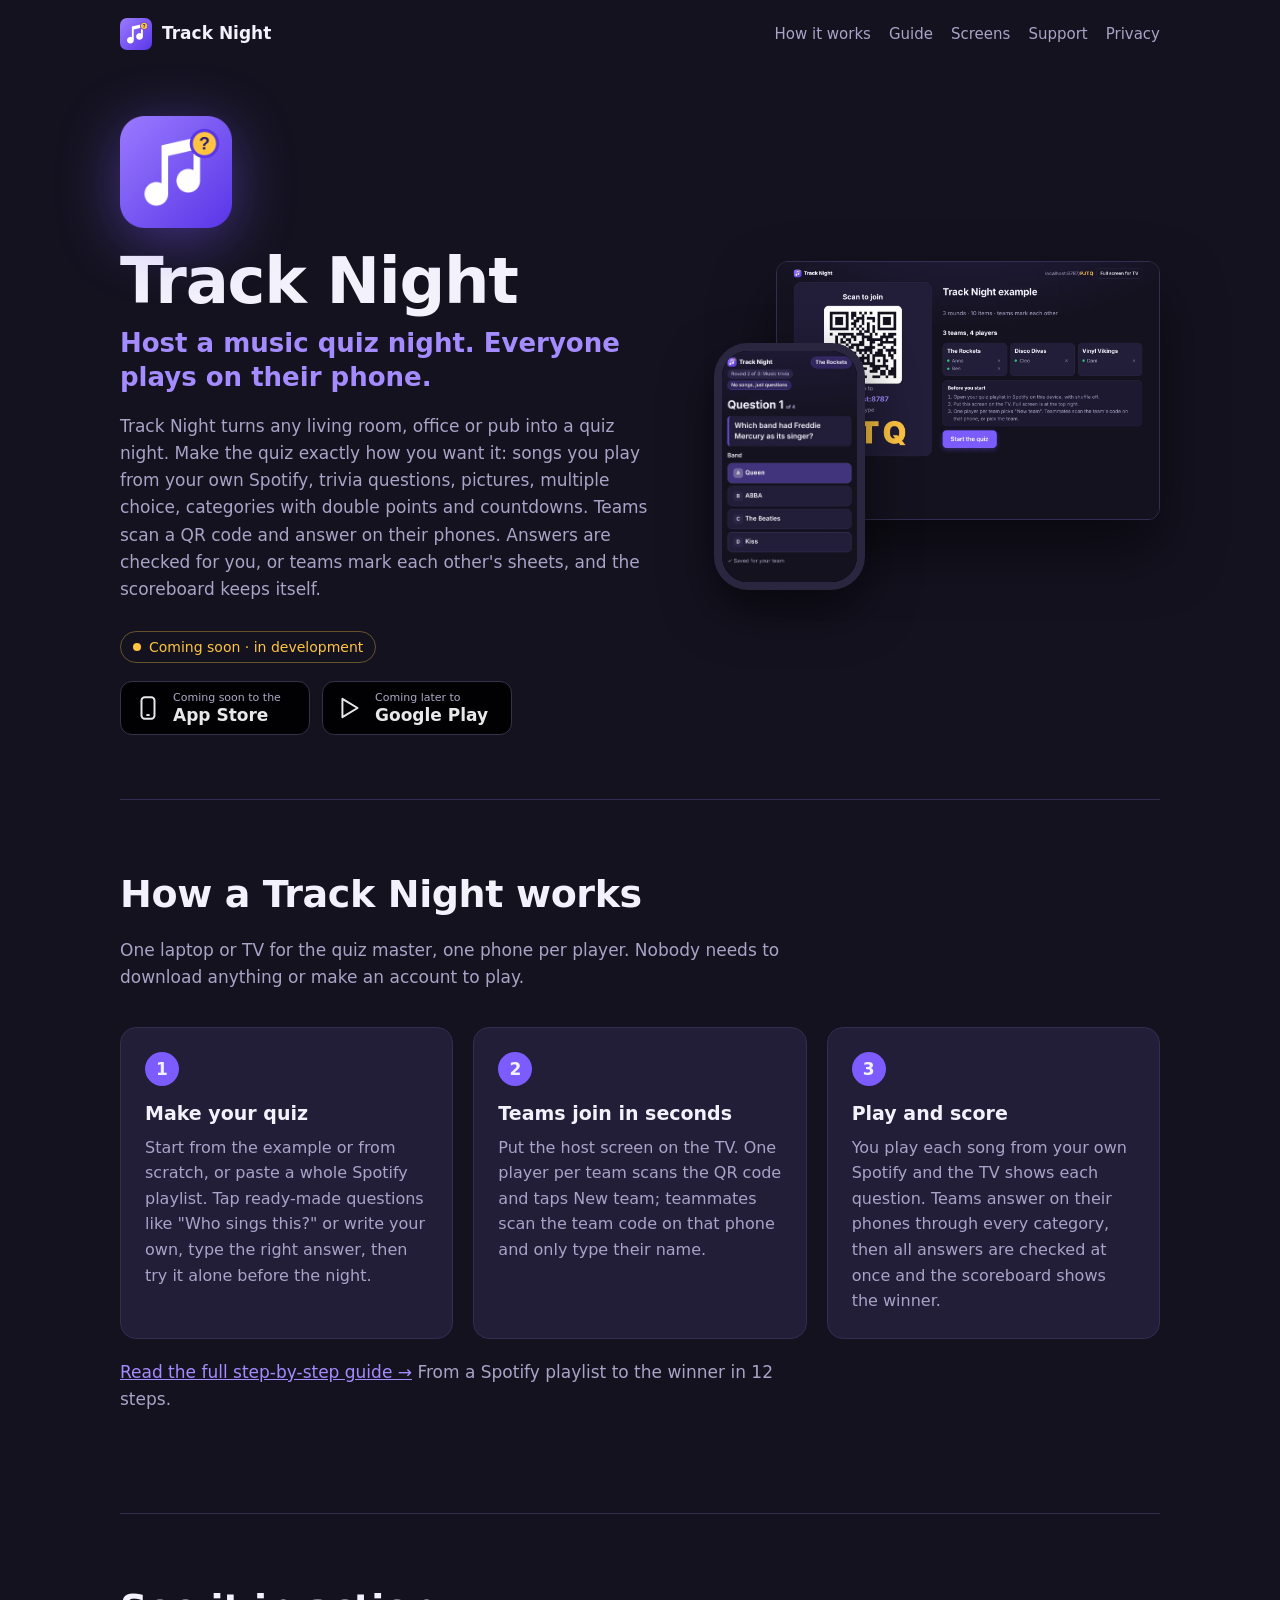
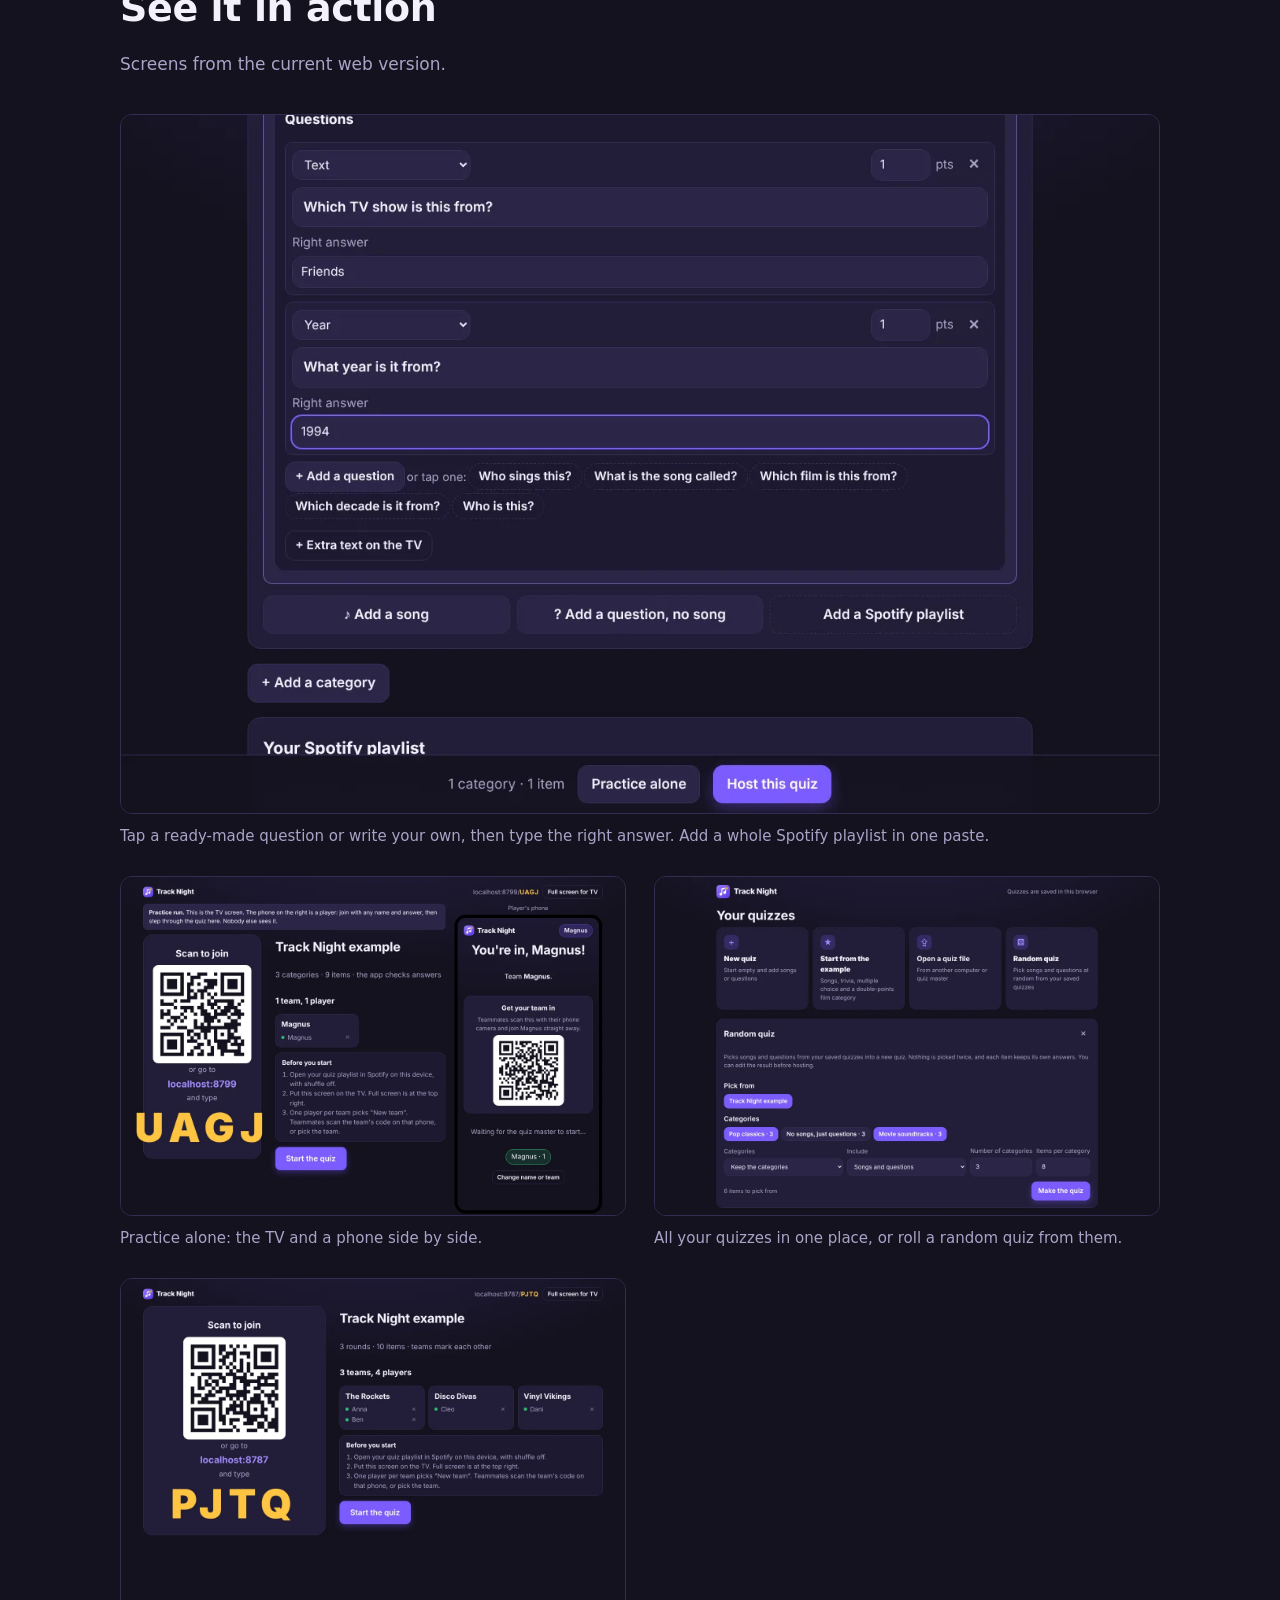
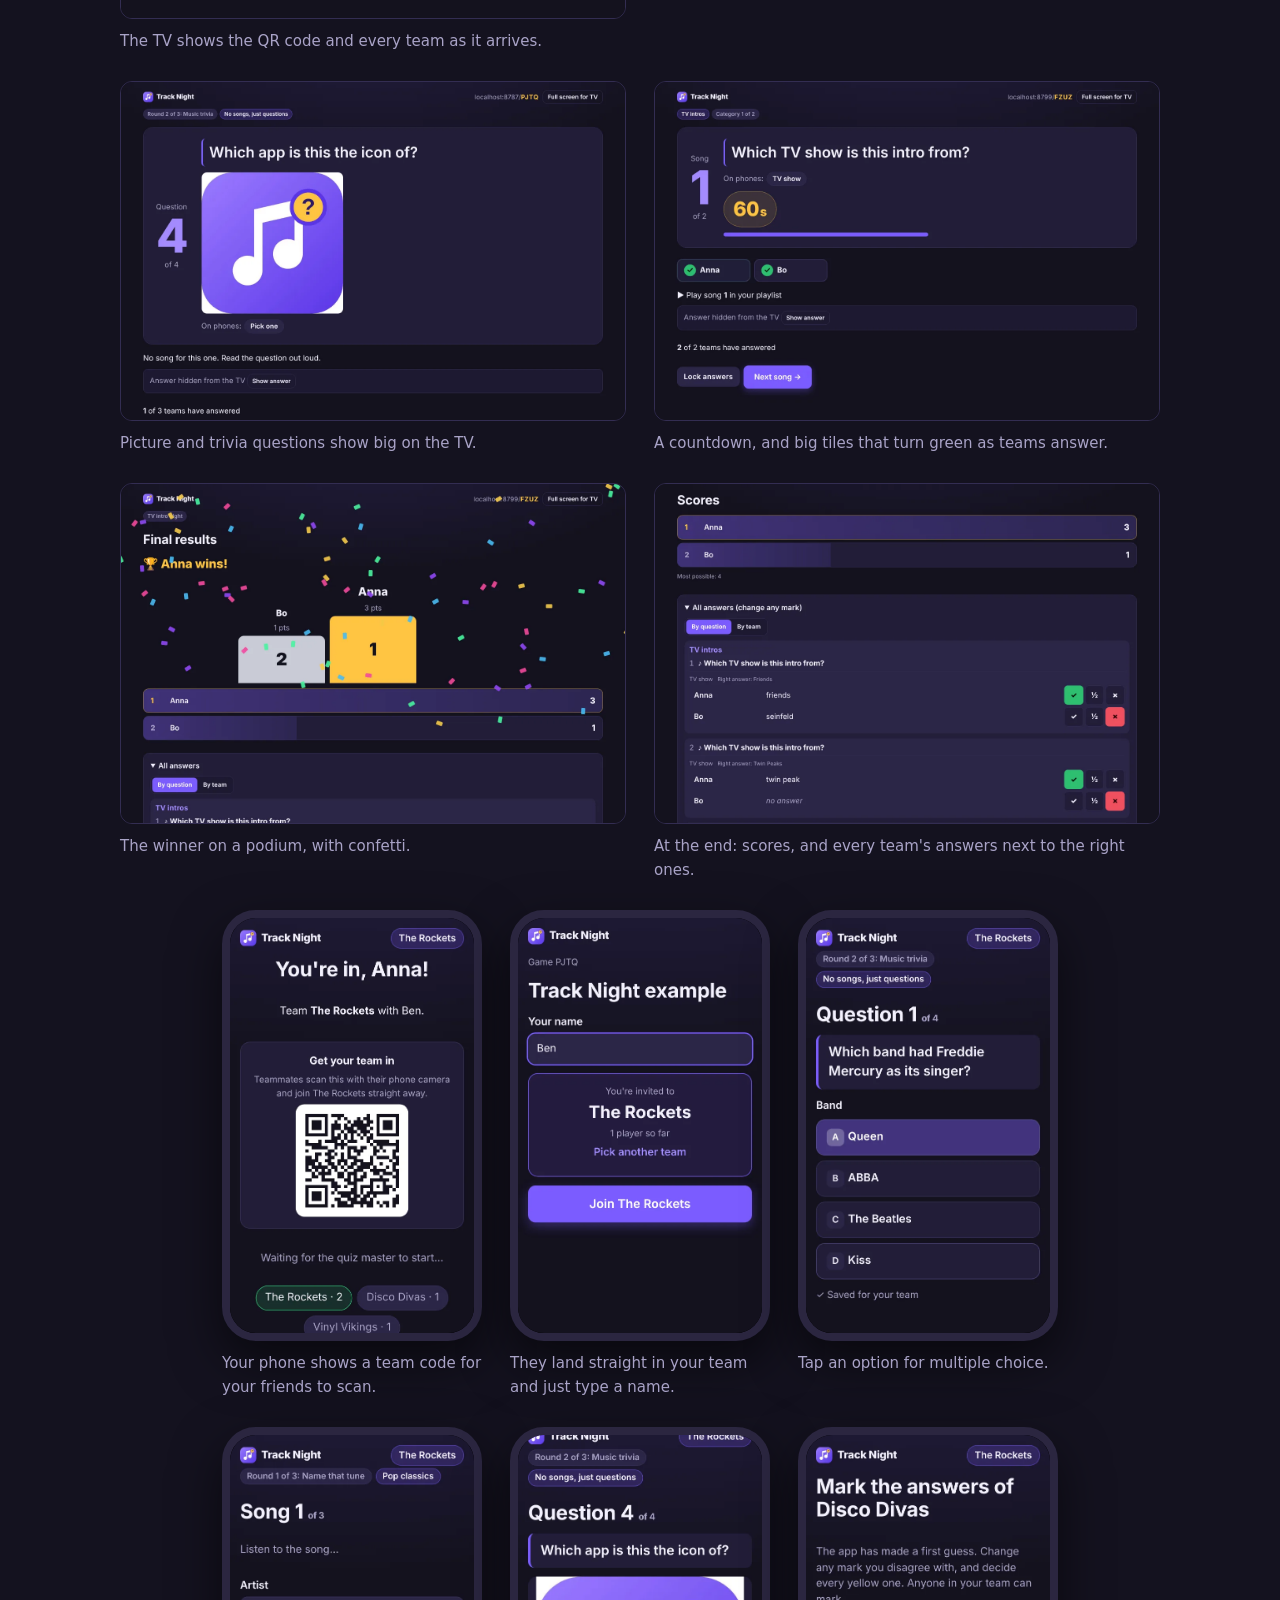
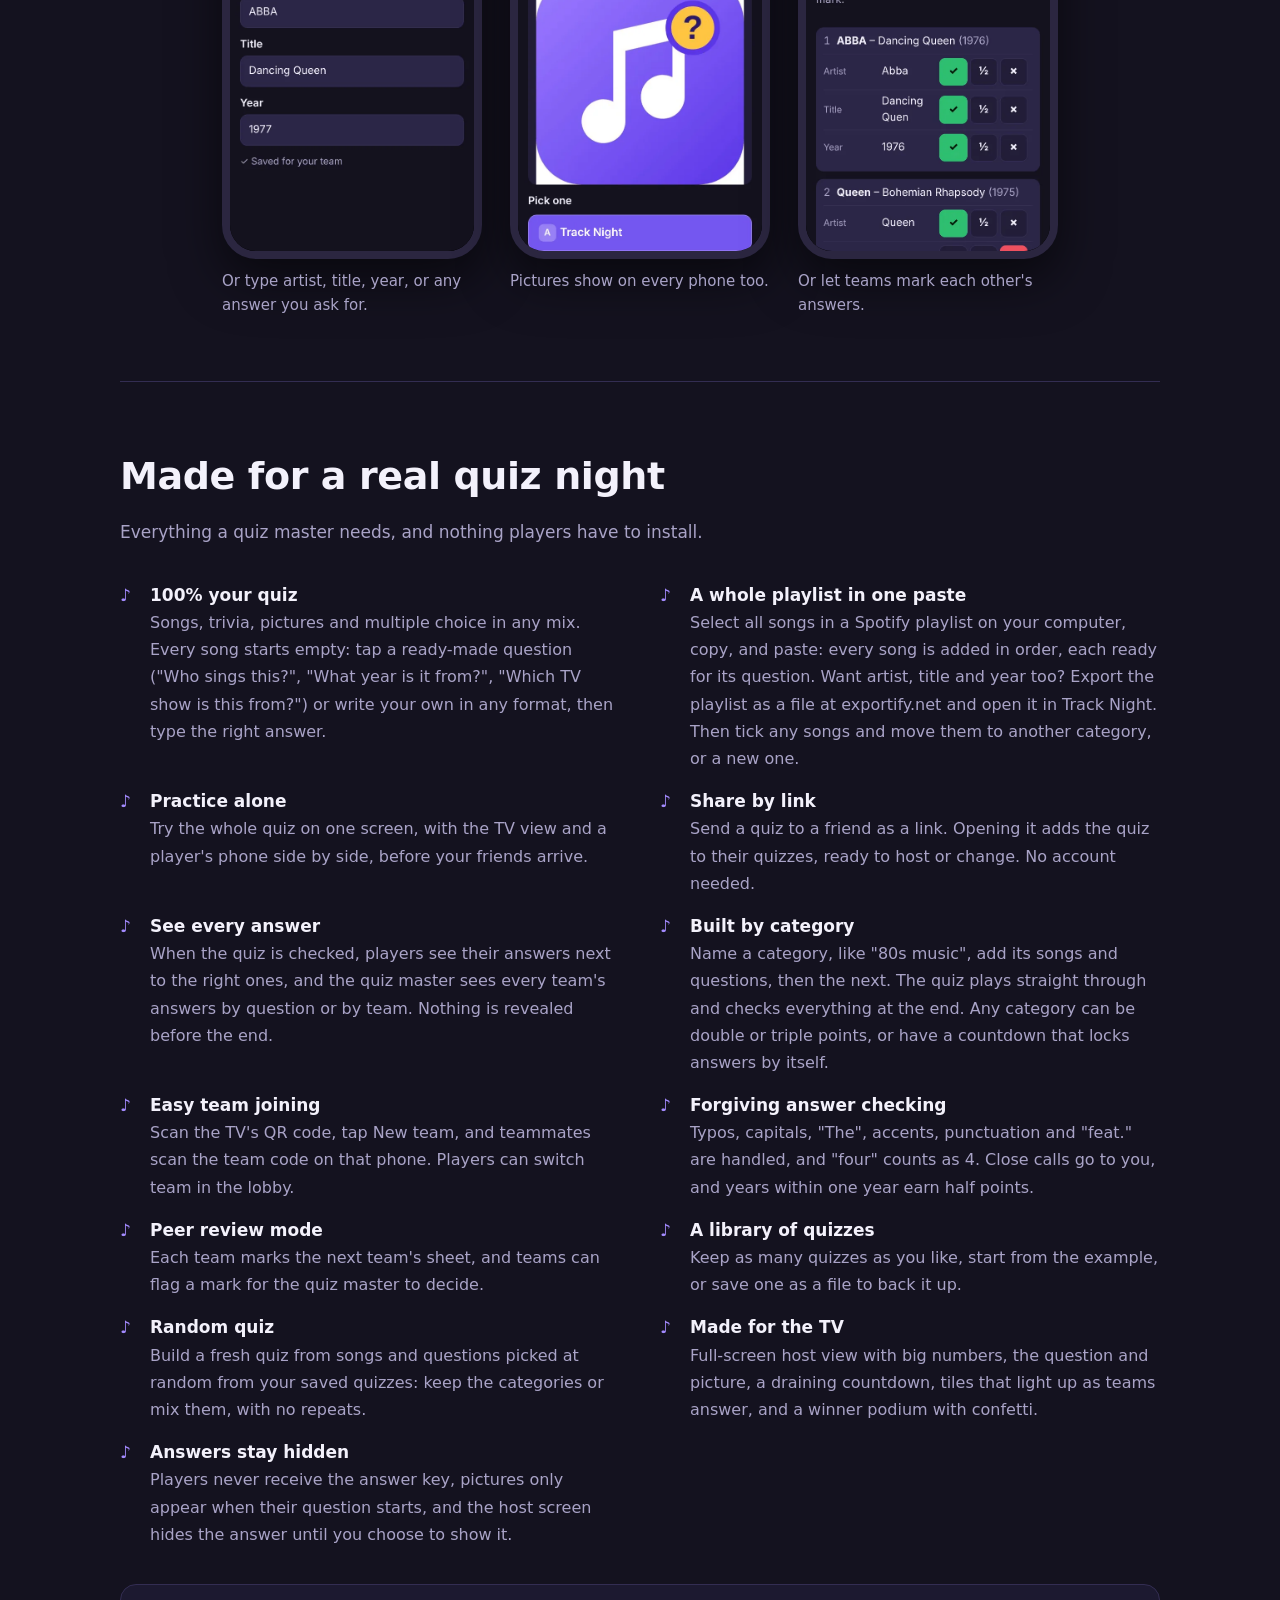
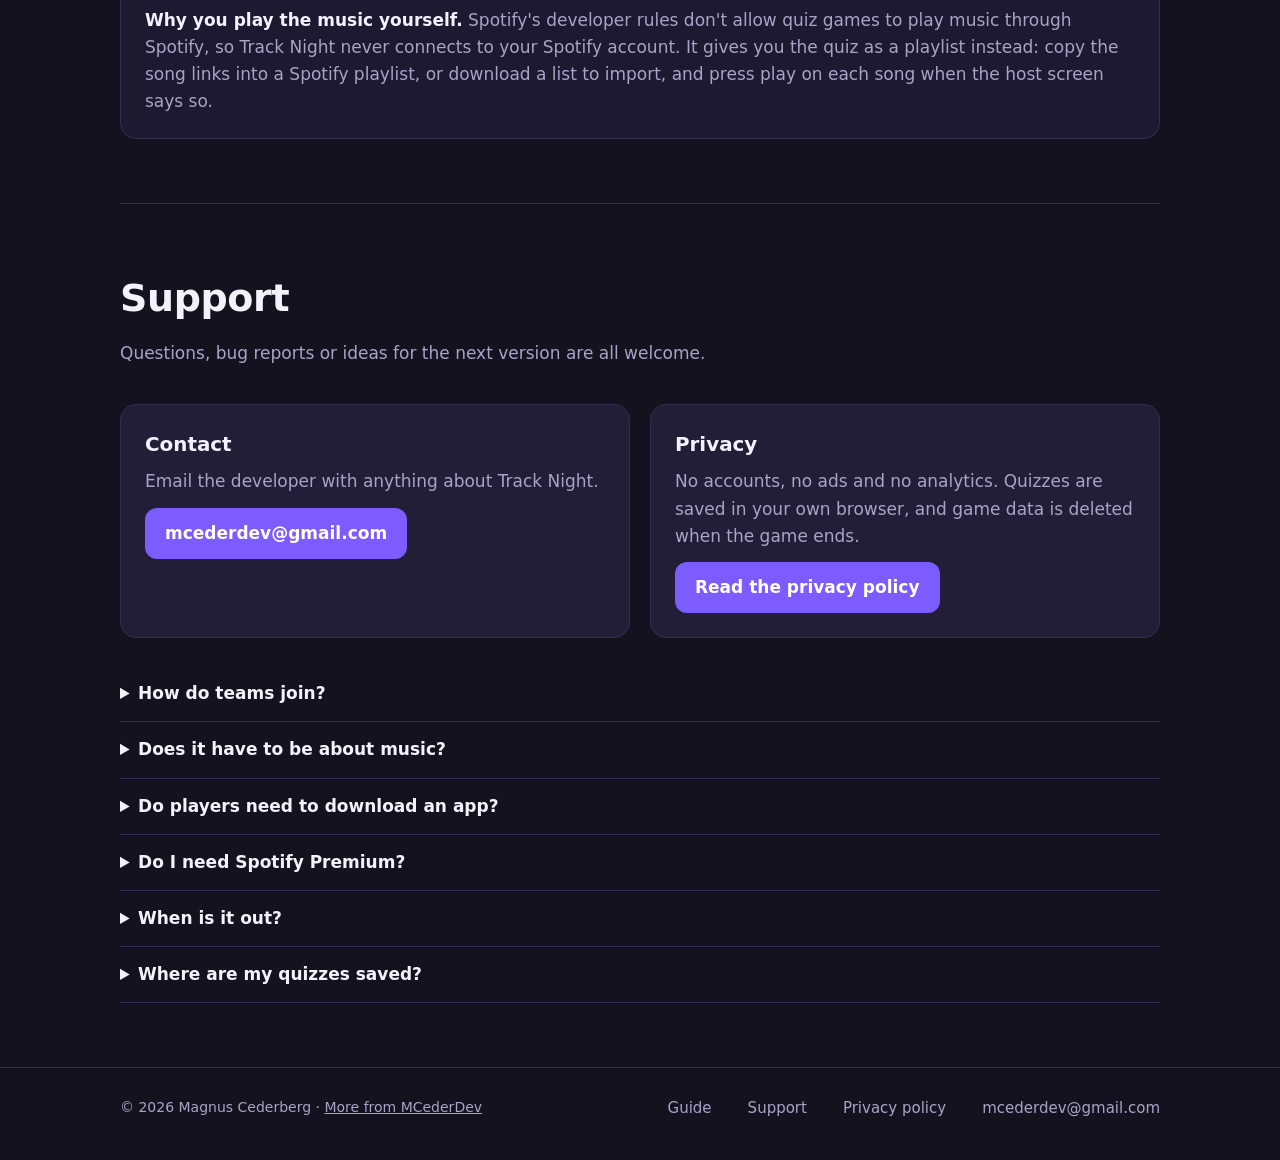
<file: index.html>
<!doctype html>
<html lang="en">
<head>
<meta charset="utf-8">
<meta name="viewport" content="width=device-width, initial-scale=1">
<title>Track Night: the music quiz everyone plays on their phone</title>
<meta name="description" content="Track Night turns any room into a quiz night. Build any quiz: songs from your own Spotify, trivia, pictures and multiple choice. Teams join by scanning a QR code and answer on their phones. No download or sign-up for players.">
<meta name="theme-color" content="#14121f">
<link rel="canonical" href="https://mcederdev.github.io/music-quiz/">
<link rel="icon" href="icon.svg" type="image/svg+xml">
<link rel="icon" href="favicon-32.png" sizes="32x32" type="image/png">
<link rel="apple-touch-icon" href="apple-touch-icon.png">
<meta property="og:type" content="website">
<meta property="og:site_name" content="MCederDev">
<meta property="og:title" content="Track Night: host a music quiz, everyone plays on their phone">
<meta property="og:description" content="Build any quiz: songs from your own Spotify, trivia, pictures and multiple choice. Teams scan a QR code and answer on their phones. No download for players.">
<meta property="og:url" content="https://mcederdev.github.io/music-quiz/">
<meta property="og:image" content="https://mcederdev.github.io/music-quiz/og-image.png">
<meta property="og:image:width" content="1200">
<meta property="og:image:height" content="630">
<meta property="og:image:alt" content="Track Night app icon next to the TV lobby screen and a phone answering a multiple-choice question">
<meta name="twitter:card" content="summary_large_image">
<meta name="twitter:title" content="Track Night: host a music quiz, everyone plays on their phone">
<meta name="twitter:description" content="Build any quiz: songs from your own Spotify, trivia, pictures and multiple choice. Teams scan a QR code and answer on their phones. No download for players.">
<meta name="twitter:image" content="https://mcederdev.github.io/music-quiz/og-image.png">
<meta name="twitter:image:alt" content="Track Night app icon next to the TV lobby screen and a phone answering a multiple-choice question">
<link rel="stylesheet" href="style.css">
</head>
<body>
<div class="wrap">
  <header class="top">
    <a class="brand" href="./"><img src="icon.svg" alt="" width="32" height="32">Track Night</a>
    <nav><a class="opt" href="#how">How it works</a><a href="guide.html">Guide</a><a class="opt" href="#screens">Screens</a><a href="#support">Support</a><a href="privacy.html">Privacy</a></nav>
  </header>

  <main>
    <div class="hero">
      <div>
        <img class="icon" src="icon-512.png" alt="Track Night app icon" width="112" height="112">
        <h1>Track Night</h1>
        <p class="tagline">Host a music quiz night. Everyone plays on their phone.</p>
        <p class="lead">Track Night turns any living room, office or pub into a quiz night. Make the quiz exactly how you want it: songs you play from your own Spotify, trivia questions, pictures, multiple choice, categories with double points and countdowns. Teams scan a QR code and answer on their phones. Answers are checked for you, or teams mark each other's sheets, and the scoreboard keeps itself.</p>
        <div class="status">Coming soon · in development</div>
        <div class="stores" aria-label="Store links">
          <span class="store" role="link" aria-disabled="true" title="Not released yet">
            <svg viewBox="0 0 24 24" fill="none" stroke="#fff" stroke-width="1.8" aria-hidden="true"><rect x="6" y="2" width="12" height="20" rx="3"/><path d="M10.5 18.5h3"/></svg>
            <span><small>Coming soon to the</small><b>App Store</b></span>
          </span>
          <span class="store" role="link" aria-disabled="true" title="Not released yet">
            <svg viewBox="0 0 24 24" aria-hidden="true"><path d="M5 3.5v17l14-8.5z" fill="none" stroke="#fff" stroke-width="1.8" stroke-linejoin="round"/></svg>
            <span><small>Coming later to</small><b>Google Play</b></span>
          </span>
        </div>
      </div>
      <div class="hero-shots" aria-hidden="true">
        <img class="desk" src="img/lobby.webp" alt="" width="1280" height="860">
        <div class="phone"><img src="img/player-choice.webp" alt="" width="585" height="996"></div>
      </div>
    </div>

    <section id="how">
      <h2>How a Track Night works</h2>
      <p class="sub">One laptop or TV for the quiz master, one phone per player. Nobody needs to download anything or make an account to play.</p>
      <ol class="steps">
        <li><span class="n">1</span><h3>Make your quiz</h3><p>Start from the example or from scratch, or paste a whole Spotify playlist. Tap ready-made questions like "Who sings this?" or write your own, type the right answer, then try it alone before the night.</p></li>
        <li><span class="n">2</span><h3>Teams join in seconds</h3><p>Put the host screen on the TV. One player per team scans the QR code and taps New team; teammates scan the team code on that phone and only type their name.</p></li>
        <li><span class="n">3</span><h3>Play and score</h3><p>You play each song from your own Spotify and the TV shows each question. Teams answer on their phones through every category, then all answers are checked at once and the scoreboard shows the winner.</p></li>
      </ol>
      <p class="sub" style="margin-top:20px"><a href="guide.html">Read the full step-by-step guide →</a> From a Spotify playlist to the winner in 12 steps.</p>
    </section>

    <section id="screens">
      <h2>See it in action</h2>
      <p class="sub">Screens from the current web version.</p>
      <div class="shots">
        <figure class="shot"><img src="img/builder.webp" alt="Quiz editor with two questions on a song, Which TV show is this from? answered Friends and What year is it from? answered 1994, and a row of ready-made questions to tap" width="1280" height="860" loading="lazy"><figcaption>Tap a ready-made question or write your own, then type the right answer. Add a whole Spotify playlist in one paste.</figcaption></figure>
        <div class="row">
          <figure class="shot"><img src="img/practice.webp" alt="Practice run: the TV screen with the join code next to a player's phone showing You're in, Magnus" width="1280" height="860" loading="lazy"><figcaption>Practice alone: the TV and a phone side by side.</figcaption></figure>
          <figure class="shot"><img src="img/quizzes.webp" alt="Your quizzes page with buttons for a new quiz, the example quiz, opening a quiz file and a random quiz, and the Random quiz panel with categories and counts" width="1280" height="860" loading="lazy"><figcaption>All your quizzes in one place, or roll a random quiz from them.</figcaption></figure>
          <figure class="shot"><img src="img/lobby.webp" alt="TV lobby with a big QR code, the join code and three teams with their players" width="1280" height="860" loading="lazy"><figcaption>The TV shows the QR code and every team as it arrives.</figcaption></figure>
        </div>
        <div class="row">
          <figure class="shot"><img src="img/host-picture.webp" alt="TV screen showing question 4, a picture question asking which app this is the icon of" width="1280" height="860" loading="lazy"><figcaption>Picture and trivia questions show big on the TV.</figcaption></figure>
          <figure class="shot"><img src="img/answered.webp" alt="TV screen with the question Which TV show is this intro from?, a 60 second countdown with a draining bar, and green tiles for the teams that have answered" width="1280" height="860" loading="lazy"><figcaption>A countdown, and big tiles that turn green as teams answer.</figcaption></figure>
        </div>
        <div class="row">
          <figure class="shot"><img src="img/podium.webp" alt="Final results with Anna winning on a podium with confetti, and the scoreboard below" width="1280" height="860" loading="lazy"><figcaption>The winner on a podium, with confetti.</figcaption></figure>
          <figure class="shot"><img src="img/results.webp" alt="Scores at the end of the quiz, and every team's answers listed under each question by category, next to the right answer, with buttons to change a mark" width="1280" height="860" loading="lazy"><figcaption>At the end: scores, and every team's answers next to the right ones.</figcaption></figure>
        </div>
        <div class="phones">
          <figure class="shot"><div class="phone"><img src="img/player-team.webp" alt="Phone showing You're in, Anna, with a QR code teammates scan to join The Rockets" width="585" height="996" loading="lazy"></div><figcaption>Your phone shows a team code for your friends to scan.</figcaption></figure>
          <figure class="shot"><div class="phone"><img src="img/player-invited.webp" alt="Phone showing You're invited to The Rockets with a Join The Rockets button" width="585" height="996" loading="lazy"></div><figcaption>They land straight in your team and just type a name.</figcaption></figure>
          <figure class="shot"><div class="phone"><img src="img/player-choice.webp" alt="Phone answering a multiple-choice question with Queen picked" width="585" height="996" loading="lazy"></div><figcaption>Tap an option for multiple choice.</figcaption></figure>
          <figure class="shot"><div class="phone"><img src="img/player-answer.webp" alt="Phone answering artist ABBA, title Dancing Queen and year 1977 for song 1" width="585" height="996" loading="lazy"></div><figcaption>Or type artist, title, year, or any answer you ask for.</figcaption></figure>
          <figure class="shot"><div class="phone"><img src="img/player-picture.webp" alt="Phone showing a picture question with four options" width="585" height="996" loading="lazy"></div><figcaption>Pictures show on every phone too.</figcaption></figure>
          <figure class="shot"><div class="phone"><img src="img/player-review.webp" alt="Phone where a team marks another team's answers right, half or wrong" width="585" height="996" loading="lazy"></div><figcaption>Or let teams mark each other's answers.</figcaption></figure>
        </div>
      </div>
    </section>

    <section id="features">
      <h2>Made for a real quiz night</h2>
      <p class="sub">Everything a quiz master needs, and nothing players have to install.</p>
      <ul class="features">
        <li><b>100% your quiz</b><span>Songs, trivia, pictures and multiple choice in any mix. Every song starts empty: tap a ready-made question ("Who sings this?", "What year is it from?", "Which TV show is this from?") or write your own in any format, then type the right answer.</span></li>
        <li><b>A whole playlist in one paste</b><span>Select all songs in a Spotify playlist on your computer, copy, and paste: every song is added in order, each ready for its question. Want artist, title and year too? Export the playlist as a file at exportify.net and open it in Track Night. Then tick any songs and move them to another category, or a new one.</span></li>
        <li><b>Practice alone</b><span>Try the whole quiz on one screen, with the TV view and a player's phone side by side, before your friends arrive.</span></li>
        <li><b>Share by link</b><span>Send a quiz to a friend as a link. Opening it adds the quiz to their quizzes, ready to host or change. No account needed.</span></li>
        <li><b>See every answer</b><span>When the quiz is checked, players see their answers next to the right ones, and the quiz master sees every team's answers by question or by team. Nothing is revealed before the end.</span></li>
        <li><b>Built by category</b><span>Name a category, like "80s music", add its songs and questions, then the next. The quiz plays straight through and checks everything at the end. Any category can be double or triple points, or have a countdown that locks answers by itself.</span></li>
        <li><b>Easy team joining</b><span>Scan the TV's QR code, tap New team, and teammates scan the team code on that phone. Players can switch team in the lobby.</span></li>
        <li><b>Forgiving answer checking</b><span>Typos, capitals, "The", accents, punctuation and "feat." are handled, and "four" counts as 4. Close calls go to you, and years within one year earn half points.</span></li>
        <li><b>Peer review mode</b><span>Each team marks the next team's sheet, and teams can flag a mark for the quiz master to decide.</span></li>
        <li><b>A library of quizzes</b><span>Keep as many quizzes as you like, start from the example, or save one as a file to back it up.</span></li>
        <li><b>Random quiz</b><span>Build a fresh quiz from songs and questions picked at random from your saved quizzes: keep the categories or mix them, with no repeats.</span></li>
        <li><b>Made for the TV</b><span>Full-screen host view with big numbers, the question and picture, a draining countdown, tiles that light up as teams answer, and a winner podium with confetti.</span></li>
        <li><b>Answers stay hidden</b><span>Players never receive the answer key, pictures only appear when their question starts, and the host screen hides the answer until you choose to show it.</span></li>
      </ul>
      <div class="note"><b>Why you play the music yourself.</b> Spotify's developer rules don't allow quiz games to play music through Spotify, so Track Night never connects to your Spotify account. It gives you the quiz as a playlist instead: copy the song links into a Spotify playlist, or download a list to import, and press play on each song when the host screen says so.</div>
    </section>

    <section id="support">
      <h2>Support</h2>
      <p class="sub">Questions, bug reports or ideas for the next version are all welcome.</p>
      <div class="support">
        <div class="card">
          <h3>Contact</h3>
          <p>Email the developer with anything about Track Night.</p>
          <a class="btn" href="mailto:mcederdev@gmail.com?subject=Track%20Night%20support">mcederdev@gmail.com</a>
        </div>
        <div class="card">
          <h3>Privacy</h3>
          <p>No accounts, no ads and no analytics. Quizzes are saved in your own browser, and game data is deleted when the game ends.</p>
          <a class="btn" href="privacy.html">Read the privacy policy</a>
        </div>
      </div>
      <div style="margin-top:28px">
        <details><summary>How do teams join?</summary><p>Everyone scans the QR code on the TV, or types the 4-letter code at the website. The first player in a team taps New team and names it. Their phone then shows a team code: teammates scan it and land straight in the team, so they only type their name.</p></details>
        <details><summary>Does it have to be about music?</summary><p>No. A category can be all songs, all trivia, or a mix, and any question can have a picture and multiple-choice options. Songs are where Track Night shines, though.</p></details>
        <details><summary>Do players need to download an app?</summary><p>No. Players join in their phone's web browser with the 4-letter code or the QR code. An iPhone app is planned as well.</p></details>
        <details><summary>Do I need Spotify Premium?</summary><p>Track Night doesn't connect to Spotify, so you only need a way to play the quiz songs in order on your own speaker. The app exports Spotify links and a plain song list for that.</p></details>
        <details><summary>When is it out?</summary><p>Track Night is in development. The web version comes first, then the iPhone app. Email to hear when it launches.</p></details>
        <details><summary>Where are my quizzes saved?</summary><p>In the browser you built them in, pictures included. Clearing your browser data removes them, so save a quiz file to keep a copy or move it to another computer.</p></details>
      </div>
    </section>
  </main>
</div>
<footer class="foot">
  <div class="wrap">
    <span>&copy; 2026 Magnus Cederberg · <a href="../">More from MCederDev</a></span>
    <nav aria-label="Footer">
      <a href="guide.html">Guide</a>
      <a href="#support">Support</a>
      <a href="privacy.html">Privacy policy</a>
      <a href="mailto:mcederdev@gmail.com">mcederdev@gmail.com</a>
    </nav>
  </div>
</footer>
</body>
</html>
</file>
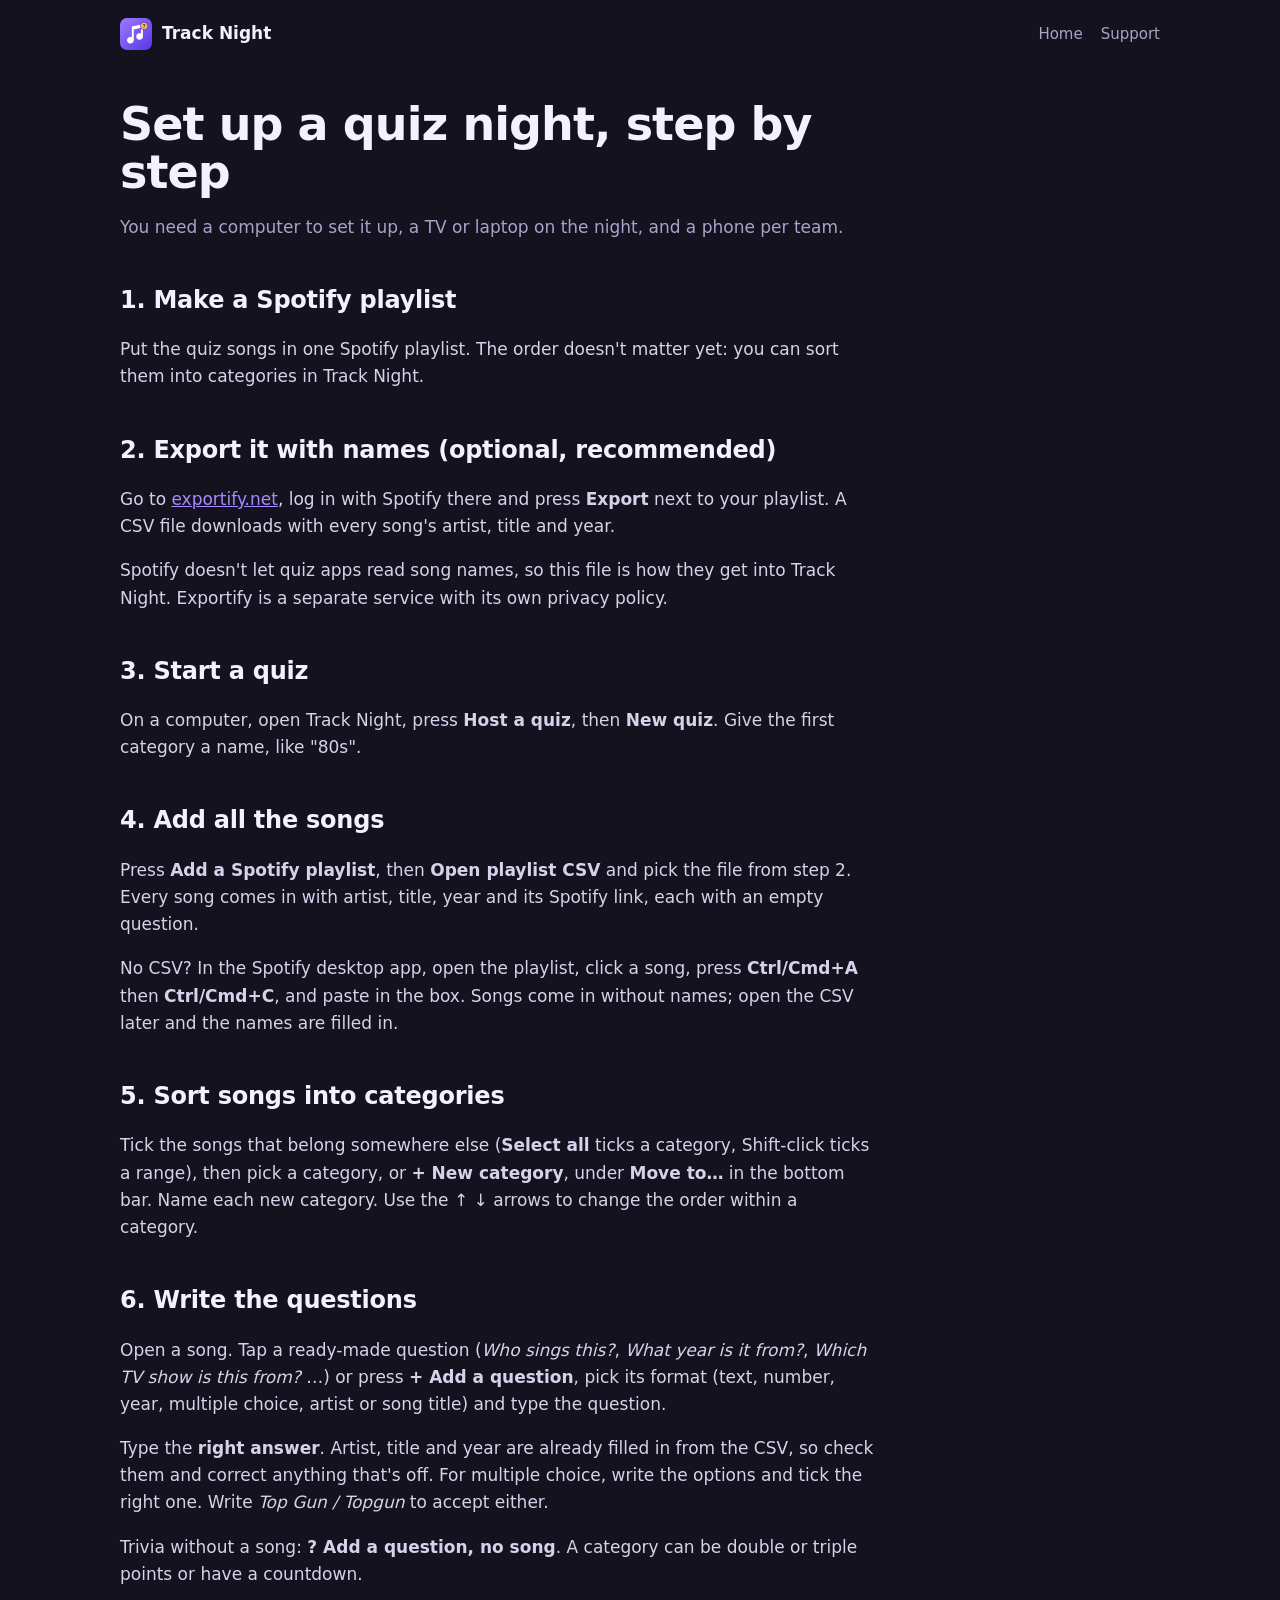
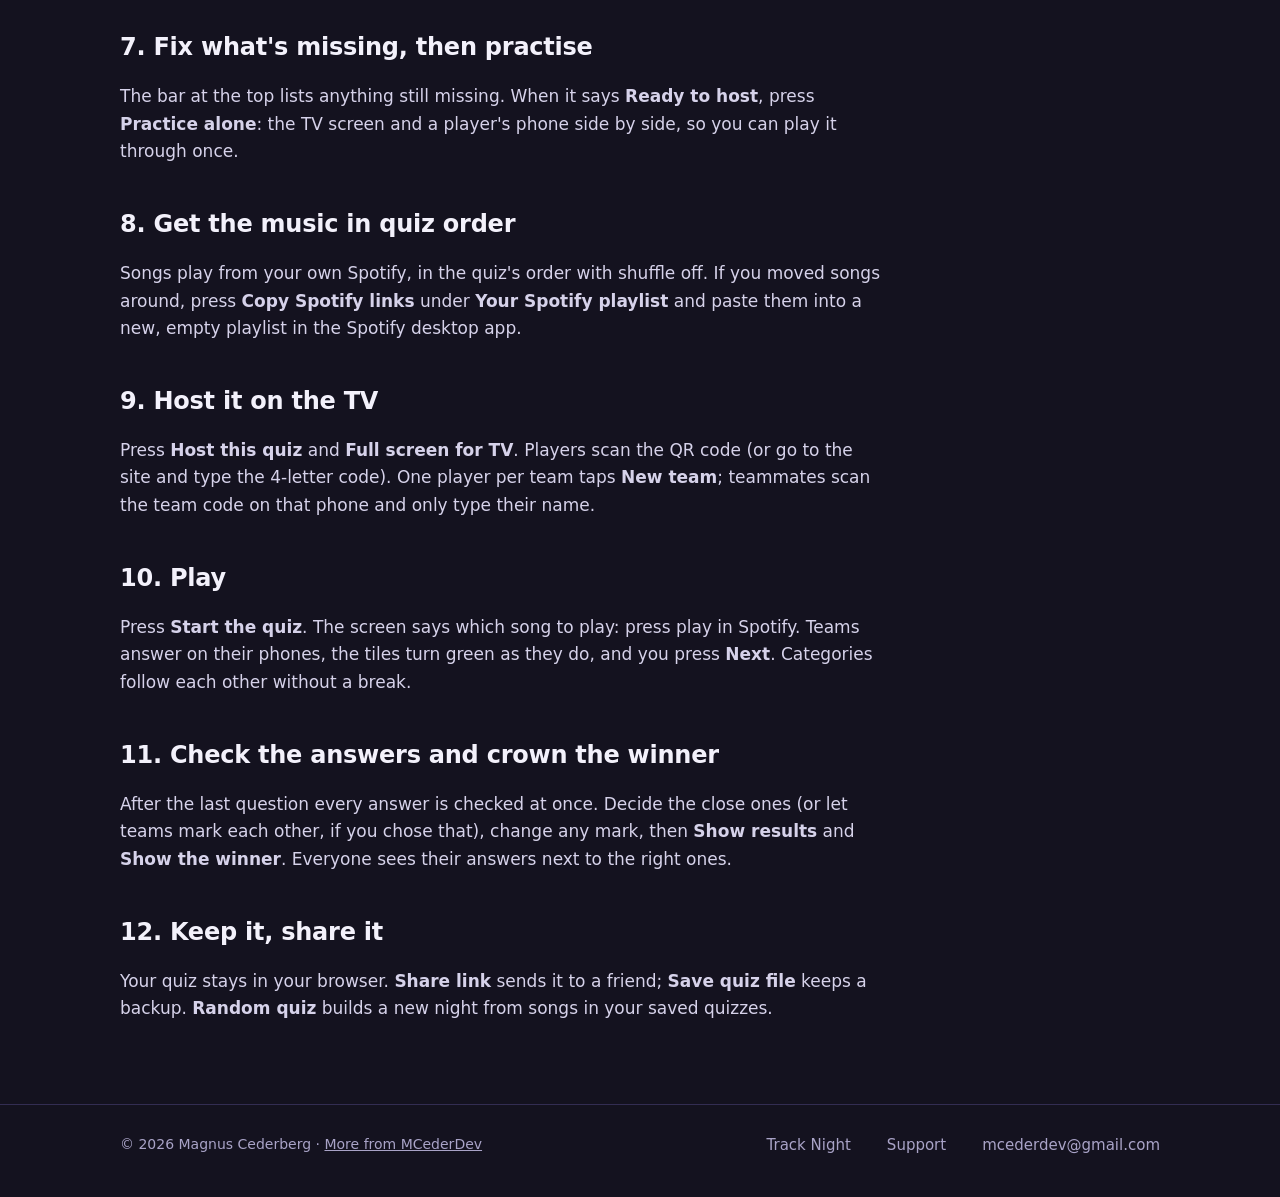
<file: guide.html>
<!doctype html>
<html lang="en">
<head>
<meta charset="utf-8">
<meta name="viewport" content="width=device-width, initial-scale=1">
<title>Quiz night guide · Track Night</title>
<meta name="description" content="How to set up a Track Night music quiz, step by step: from a Spotify playlist to the winner.">
<meta name="theme-color" content="#14121f">
<link rel="canonical" href="https://mcederdev.github.io/music-quiz/guide.html">
<link rel="icon" href="icon.svg" type="image/svg+xml">
<link rel="icon" href="favicon-32.png" sizes="32x32" type="image/png">
<link rel="apple-touch-icon" href="apple-touch-icon.png">
<meta property="og:type" content="website">
<meta property="og:site_name" content="MCederDev">
<meta property="og:title" content="Set up a Track Night quiz, step by step">
<meta property="og:description" content="From a Spotify playlist to the winner in 12 steps.">
<meta property="og:url" content="https://mcederdev.github.io/music-quiz/guide.html">
<meta property="og:image" content="https://mcederdev.github.io/music-quiz/og-image.png">
<meta name="twitter:card" content="summary_large_image">
<meta name="twitter:title" content="Set up a Track Night quiz, step by step">
<meta name="twitter:description" content="From a Spotify playlist to the winner in 12 steps.">
<meta name="twitter:image" content="https://mcederdev.github.io/music-quiz/og-image.png">
<link rel="stylesheet" href="style.css">
</head>
<body>
<div class="wrap">
  <header class="top">
    <a class="brand" href="./"><img src="icon.svg" alt="" width="32" height="32">Track Night</a>
    <nav><a href="./">Home</a><a href="./#support">Support</a></nav>
  </header>
  <main class="doc">
    <h1>Set up a quiz night, step by step</h1>
    <p class="meta">You need a computer to set it up, a TV or laptop on the night, and a phone per team.</p>
    <h2>1. Make a Spotify playlist</h2>
    <p>Put the quiz songs in one Spotify playlist. The order doesn't matter yet: you can sort them into categories in Track Night.</p>
    <h2>2. Export it with names (optional, recommended)</h2>
    <p>Go to <a href="https://exportify.net">exportify.net</a>, log in with Spotify there and press <b>Export</b> next to your playlist. A CSV file downloads with every song's artist, title and year.</p><p>Spotify doesn't let quiz apps read song names, so this file is how they get into Track Night. Exportify is a separate service with its own privacy policy.</p>
    <h2>3. Start a quiz</h2>
    <p>On a computer, open Track Night, press <b>Host a quiz</b>, then <b>New quiz</b>. Give the first category a name, like "80s".</p>
    <h2>4. Add all the songs</h2>
    <p>Press <b>Add a Spotify playlist</b>, then <b>Open playlist CSV</b> and pick the file from step 2. Every song comes in with artist, title, year and its Spotify link, each with an empty question.</p><p>No CSV? In the Spotify desktop app, open the playlist, click a song, press <b>Ctrl/Cmd+A</b> then <b>Ctrl/Cmd+C</b>, and paste in the box. Songs come in without names; open the CSV later and the names are filled in.</p>
    <h2>5. Sort songs into categories</h2>
    <p>Tick the songs that belong somewhere else (<b>Select all</b> ticks a category, Shift-click ticks a range), then pick a category, or <b>+ New category</b>, under <b>Move to…</b> in the bottom bar. Name each new category. Use the ↑ ↓ arrows to change the order within a category.</p>
    <h2>6. Write the questions</h2>
    <p>Open a song. Tap a ready-made question (<i>Who sings this?</i>, <i>What year is it from?</i>, <i>Which TV show is this from?</i> …) or press <b>+ Add a question</b>, pick its format (text, number, year, multiple choice, artist or song title) and type the question.</p><p>Type the <b>right answer</b>. Artist, title and year are already filled in from the CSV, so check them and correct anything that's off. For multiple choice, write the options and tick the right one. Write <i>Top Gun / Topgun</i> to accept either.</p><p>Trivia without a song: <b>? Add a question, no song</b>. A category can be double or triple points or have a countdown.</p>
    <h2>7. Fix what's missing, then practise</h2>
    <p>The bar at the top lists anything still missing. When it says <b>Ready to host</b>, press <b>Practice alone</b>: the TV screen and a player's phone side by side, so you can play it through once.</p>
    <h2>8. Get the music in quiz order</h2>
    <p>Songs play from your own Spotify, in the quiz's order with shuffle off. If you moved songs around, press <b>Copy Spotify links</b> under <b>Your Spotify playlist</b> and paste them into a new, empty playlist in the Spotify desktop app.</p>
    <h2>9. Host it on the TV</h2>
    <p>Press <b>Host this quiz</b> and <b>Full screen for TV</b>. Players scan the QR code (or go to the site and type the 4-letter code). One player per team taps <b>New team</b>; teammates scan the team code on that phone and only type their name.</p>
    <h2>10. Play</h2>
    <p>Press <b>Start the quiz</b>. The screen says which song to play: press play in Spotify. Teams answer on their phones, the tiles turn green as they do, and you press <b>Next</b>. Categories follow each other without a break.</p>
    <h2>11. Check the answers and crown the winner</h2>
    <p>After the last question every answer is checked at once. Decide the close ones (or let teams mark each other, if you chose that), change any mark, then <b>Show results</b> and <b>Show the winner</b>. Everyone sees their answers next to the right ones.</p>
    <h2>12. Keep it, share it</h2>
    <p>Your quiz stays in your browser. <b>Share link</b> sends it to a friend; <b>Save quiz file</b> keeps a backup. <b>Random quiz</b> builds a new night from songs in your saved quizzes.</p>
  </main>
</div>
<footer class="foot">
  <div class="wrap">
    <span>&copy; 2026 Magnus Cederberg · <a href="../">More from MCederDev</a></span>
    <nav aria-label="Footer">
      <a href="./">Track Night</a>
      <a href="./#support">Support</a>
      <a href="mailto:mcederdev@gmail.com">mcederdev@gmail.com</a>
    </nav>
  </div>
</footer>
</body>
</html>
</file>
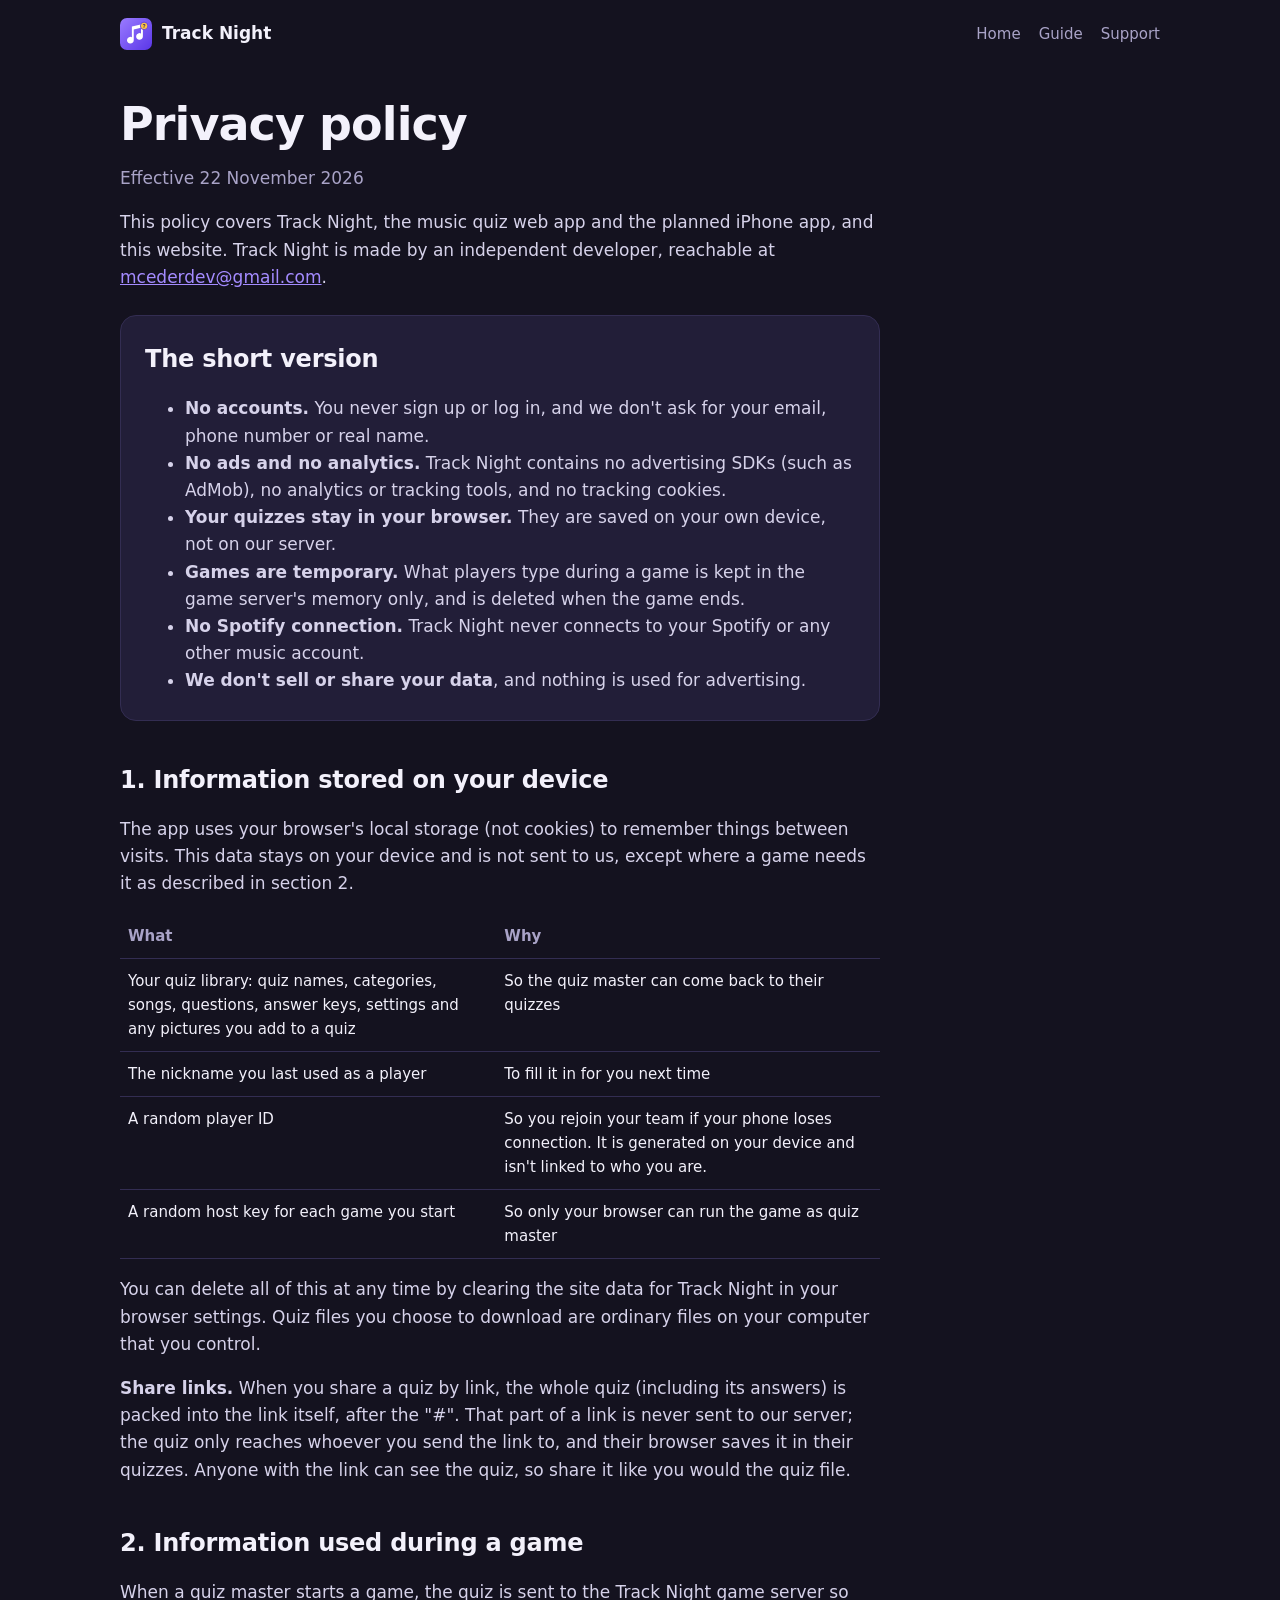
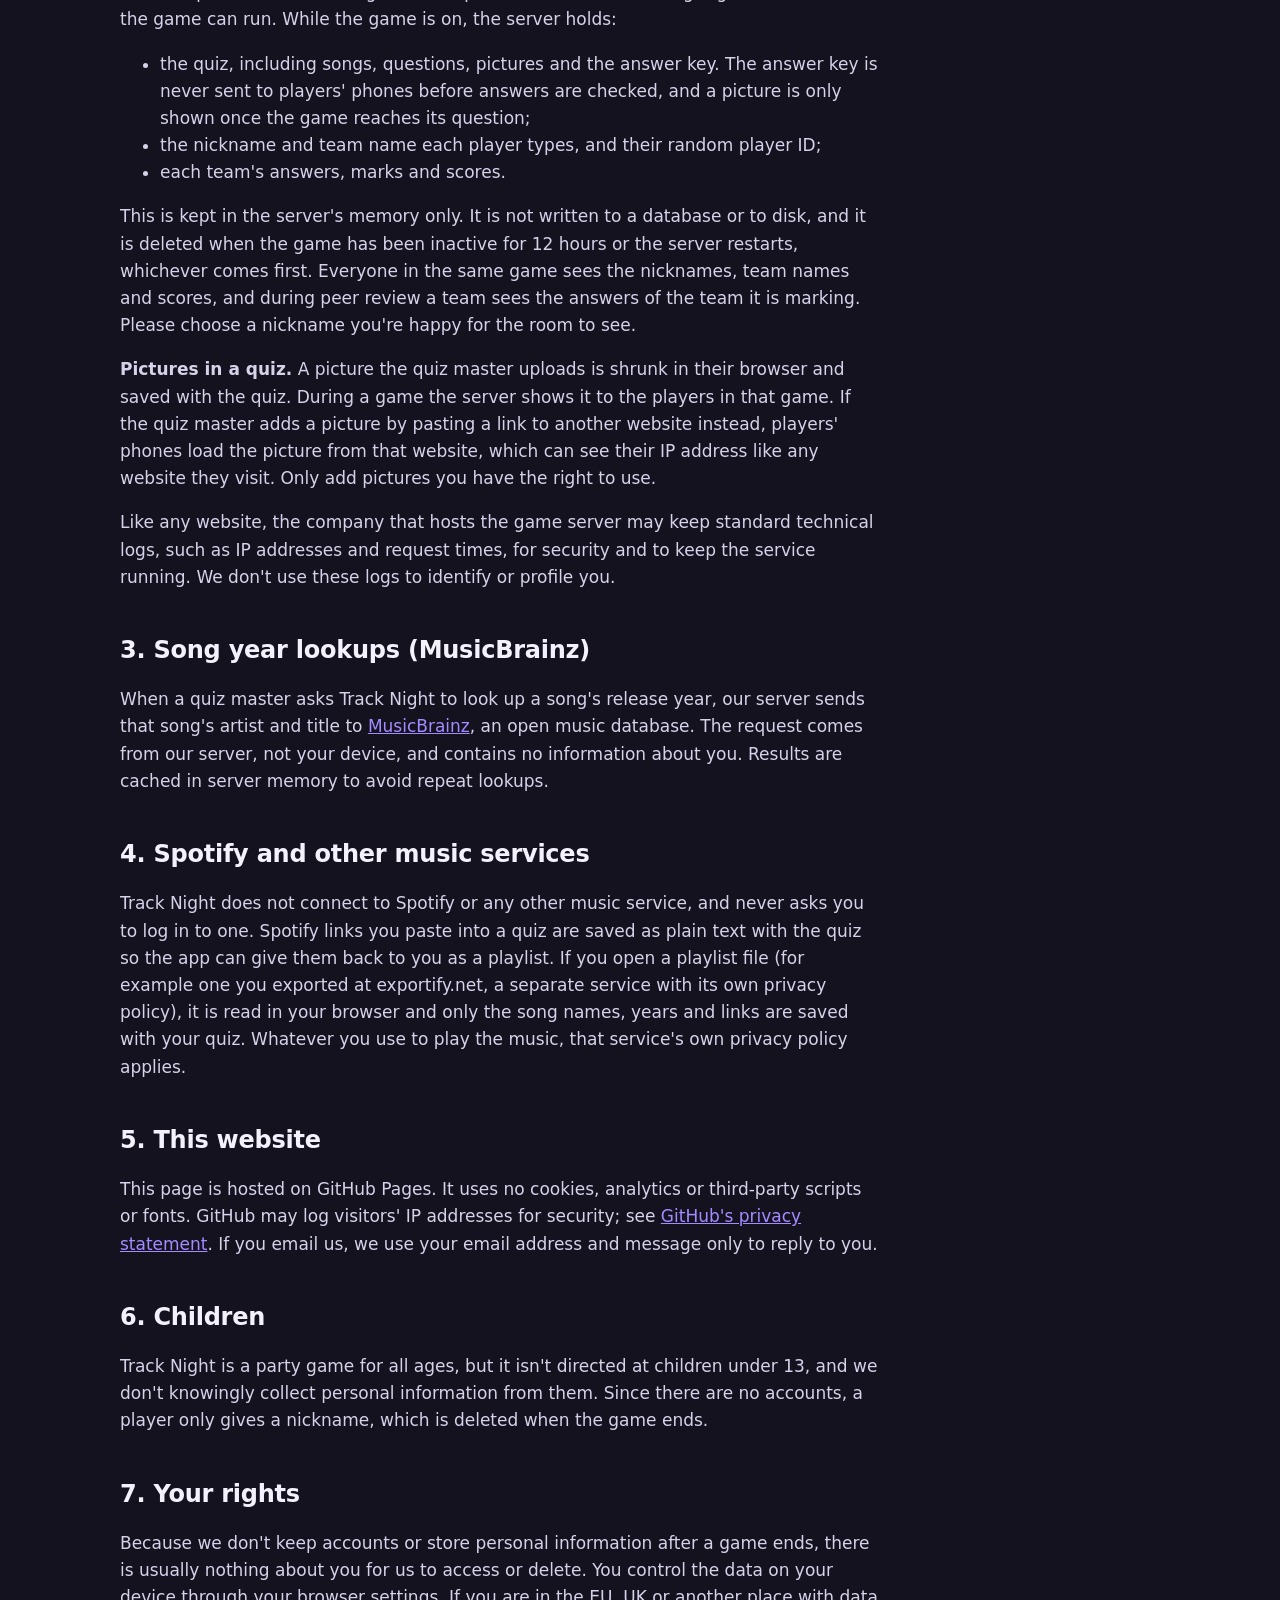
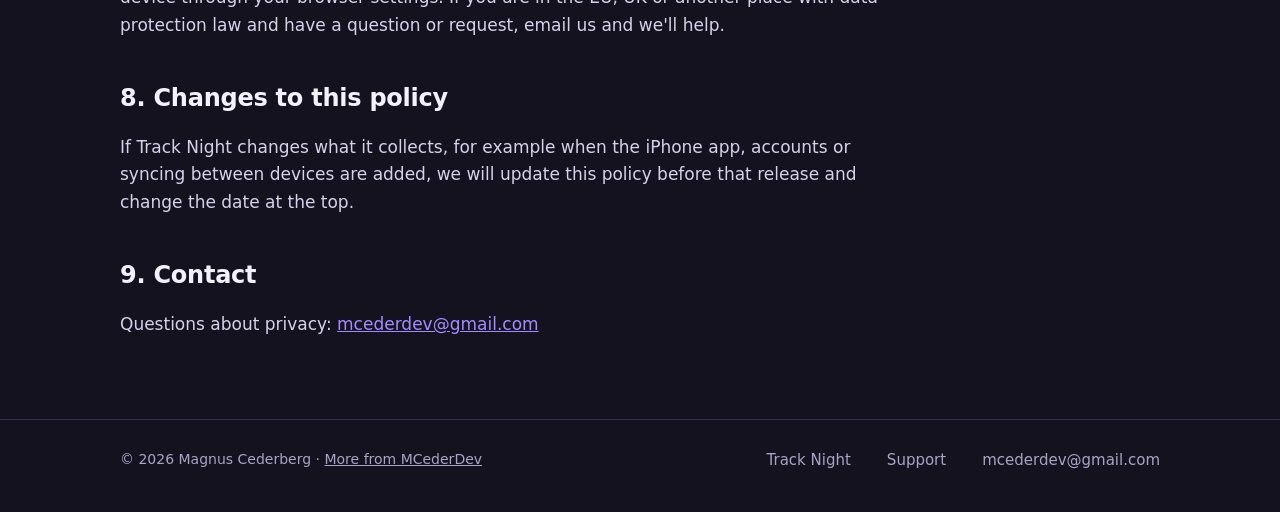
<file: privacy.html>
<!doctype html>
<html lang="en">
<head>
<meta charset="utf-8">
<meta name="viewport" content="width=device-width, initial-scale=1">
<title>Privacy policy · Track Night</title>
<meta name="description" content="What Track Night collects: no accounts, no ads, no analytics. Quizzes stay in your browser and game data is deleted when the game ends.">
<meta name="theme-color" content="#14121f">
<link rel="canonical" href="https://mcederdev.github.io/music-quiz/privacy.html">
<link rel="icon" href="icon.svg" type="image/svg+xml">
<link rel="icon" href="favicon-32.png" sizes="32x32" type="image/png">
<link rel="apple-touch-icon" href="apple-touch-icon.png">
<meta property="og:type" content="website">
<meta property="og:site_name" content="MCederDev">
<meta property="og:title" content="Track Night privacy policy">
<meta property="og:description" content="No accounts, no ads, no analytics. Quizzes stay in your browser and game data is deleted when the game ends.">
<meta property="og:url" content="https://mcederdev.github.io/music-quiz/privacy.html">
<meta property="og:image" content="https://mcederdev.github.io/music-quiz/og-image.png">
<meta name="twitter:card" content="summary_large_image">
<meta name="twitter:title" content="Track Night privacy policy">
<meta name="twitter:description" content="No accounts, no ads, no analytics. Quizzes stay in your browser and game data is deleted when the game ends.">
<meta name="twitter:image" content="https://mcederdev.github.io/music-quiz/og-image.png">
<link rel="stylesheet" href="style.css">
</head>
<body>
<div class="wrap">
  <header class="top">
    <a class="brand" href="./"><img src="icon.svg" alt="" width="32" height="32">Track Night</a>
    <nav><a href="./">Home</a><a href="guide.html">Guide</a><a href="./#support">Support</a></nav>
  </header>
  <main class="doc">
    <h1>Privacy policy</h1>
    <p class="meta">Effective 22 November 2026</p>
    <p>This policy covers Track Night, the music quiz web app and the planned iPhone app, and this website. Track Night is made by an independent developer, reachable at <a href="mailto:mcederdev@gmail.com">mcederdev@gmail.com</a>.</p>

    <div class="summary">
      <h2 style="margin-top:16px">The short version</h2>
      <ul>
        <li><b>No accounts.</b> You never sign up or log in, and we don't ask for your email, phone number or real name.</li>
        <li><b>No ads and no analytics.</b> Track Night contains no advertising SDKs (such as AdMob), no analytics or tracking tools, and no tracking cookies.</li>
        <li><b>Your quizzes stay in your browser.</b> They are saved on your own device, not on our server.</li>
        <li><b>Games are temporary.</b> What players type during a game is kept in the game server's memory only, and is deleted when the game ends.</li>
        <li><b>No Spotify connection.</b> Track Night never connects to your Spotify or any other music account.</li>
        <li><b>We don't sell or share your data</b>, and nothing is used for advertising.</li>
      </ul>
    </div>

    <h2>1. Information stored on your device</h2>
    <p>The app uses your browser's local storage (not cookies) to remember things between visits. This data stays on your device and is not sent to us, except where a game needs it as described in section 2.</p>
    <table>
      <tr><th>What</th><th>Why</th></tr>
      <tr><td>Your quiz library: quiz names, categories, songs, questions, answer keys, settings and any pictures you add to a quiz</td><td>So the quiz master can come back to their quizzes</td></tr>
      <tr><td>The nickname you last used as a player</td><td>To fill it in for you next time</td></tr>
      <tr><td>A random player ID</td><td>So you rejoin your team if your phone loses connection. It is generated on your device and isn't linked to who you are.</td></tr>
      <tr><td>A random host key for each game you start</td><td>So only your browser can run the game as quiz master</td></tr>
    </table>
    <p>You can delete all of this at any time by clearing the site data for Track Night in your browser settings. Quiz files you choose to download are ordinary files on your computer that you control.</p>
    <p><b>Share links.</b> When you share a quiz by link, the whole quiz (including its answers) is packed into the link itself, after the "#". That part of a link is never sent to our server; the quiz only reaches whoever you send the link to, and their browser saves it in their quizzes. Anyone with the link can see the quiz, so share it like you would the quiz file.</p>

    <h2>2. Information used during a game</h2>
    <p>When a quiz master starts a game, the quiz is sent to the Track Night game server so the game can run. While the game is on, the server holds:</p>
    <ul>
      <li>the quiz, including songs, questions, pictures and the answer key. The answer key is never sent to players' phones before answers are checked, and a picture is only shown once the game reaches its question;</li>
      <li>the nickname and team name each player types, and their random player ID;</li>
      <li>each team's answers, marks and scores.</li>
    </ul>
    <p>This is kept in the server's memory only. It is not written to a database or to disk, and it is deleted when the game has been inactive for 12 hours or the server restarts, whichever comes first. Everyone in the same game sees the nicknames, team names and scores, and during peer review a team sees the answers of the team it is marking. Please choose a nickname you're happy for the room to see.</p>
    <p><b>Pictures in a quiz.</b> A picture the quiz master uploads is shrunk in their browser and saved with the quiz. During a game the server shows it to the players in that game. If the quiz master adds a picture by pasting a link to another website instead, players' phones load the picture from that website, which can see their IP address like any website they visit. Only add pictures you have the right to use.</p>
    <p>Like any website, the company that hosts the game server may keep standard technical logs, such as IP addresses and request times, for security and to keep the service running. We don't use these logs to identify or profile you.</p>

    <h2>3. Song year lookups (MusicBrainz)</h2>
    <p>When a quiz master asks Track Night to look up a song's release year, our server sends that song's artist and title to <a href="https://musicbrainz.org/">MusicBrainz</a>, an open music database. The request comes from our server, not your device, and contains no information about you. Results are cached in server memory to avoid repeat lookups.</p>

    <h2>4. Spotify and other music services</h2>
    <p>Track Night does not connect to Spotify or any other music service, and never asks you to log in to one. Spotify links you paste into a quiz are saved as plain text with the quiz so the app can give them back to you as a playlist. If you open a playlist file (for example one you exported at exportify.net, a separate service with its own privacy policy), it is read in your browser and only the song names, years and links are saved with your quiz. Whatever you use to play the music, that service's own privacy policy applies.</p>

    <h2>5. This website</h2>
    <p>This page is hosted on GitHub Pages. It uses no cookies, analytics or third-party scripts or fonts. GitHub may log visitors' IP addresses for security; see <a href="https://docs.github.com/en/site-policy/privacy-policies/github-general-privacy-statement">GitHub's privacy statement</a>. If you email us, we use your email address and message only to reply to you.</p>

    <h2>6. Children</h2>
    <p>Track Night is a party game for all ages, but it isn't directed at children under 13, and we don't knowingly collect personal information from them. Since there are no accounts, a player only gives a nickname, which is deleted when the game ends.</p>

    <h2>7. Your rights</h2>
    <p>Because we don't keep accounts or store personal information after a game ends, there is usually nothing about you for us to access or delete. You control the data on your device through your browser settings. If you are in the EU, UK or another place with data protection law and have a question or request, email us and we'll help.</p>

    <h2>8. Changes to this policy</h2>
    <p>If Track Night changes what it collects, for example when the iPhone app, accounts or syncing between devices are added, we will update this policy before that release and change the date at the top.</p>

    <h2>9. Contact</h2>
    <p>Questions about privacy: <a href="mailto:mcederdev@gmail.com?subject=Track%20Night%20privacy">mcederdev@gmail.com</a></p>
  </main>
</div>
<footer class="foot">
  <div class="wrap">
    <span>&copy; 2026 Magnus Cederberg · <a href="../">More from MCederDev</a></span>
    <nav aria-label="Footer">
      <a href="./">Track Night</a>
      <a href="./#support">Support</a>
      <a href="mailto:mcederdev@gmail.com">mcederdev@gmail.com</a>
    </nav>
  </div>
</footer>
</body>
</html>
</file>
<file: style.css>
:root{--bg:#14121f;--bg2:#1c1930;--card:#221e38;--line:#332d52;--text:#f3f1fb;--muted:#a9a3c7;--accent:#7c5cff;--accent2:#a48bff;--gold:#ffc542;--max:1080px}
*{box-sizing:border-box}
html{scroll-behavior:smooth}
body{margin:0;background:var(--bg);color:var(--text);font:17px/1.6 system-ui,-apple-system,"Segoe UI",Roboto,Helvetica,Arial,sans-serif;-webkit-font-smoothing:antialiased}
a{color:var(--accent2)}
img{max-width:100%;height:auto;display:block}
.wrap{max-width:var(--max);margin:0 auto;padding:0 20px}
header.top{display:flex;align-items:center;justify-content:space-between;gap:16px;padding:18px 0}
.brand{display:flex;align-items:center;gap:10px;color:var(--text);text-decoration:none;font-weight:700}
.brand img{width:32px;height:32px}
nav a{color:var(--muted);text-decoration:none;margin-left:18px;font-size:15px}
nav a:hover{color:var(--text)}
.hero{display:grid;grid-template-columns:1.1fr .9fr;gap:48px;align-items:center;padding:48px 0 64px}
.hero .icon{width:112px;height:112px;margin-bottom:20px;filter:drop-shadow(0 12px 30px rgba(124,92,255,.45))}
h1{font-size:clamp(40px,7vw,64px);line-height:1.05;margin:0 0 12px;letter-spacing:-.02em}
.tagline{font-size:clamp(20px,2.6vw,26px);color:var(--accent2);margin:0 0 18px;font-weight:600;line-height:1.3}
.lead{color:var(--muted);margin:0 0 28px;max-width:34em}
.status{display:inline-flex;align-items:center;gap:8px;font-size:14px;color:var(--gold);border:1px solid rgba(255,197,66,.35);border-radius:999px;padding:4px 12px;margin-bottom:18px}
.status::before{content:"";width:8px;height:8px;border-radius:50%;background:var(--gold)}
.stores{display:flex;flex-wrap:wrap;gap:12px}
.store{display:flex;align-items:center;gap:12px;background:#000;border:1px solid #3a3550;border-radius:12px;padding:9px 18px 9px 14px;min-width:190px;color:#fff;text-decoration:none;opacity:.9;cursor:default}
.store svg{width:26px;height:26px;flex:none}
.store small{display:block;font-size:11px;color:#bdb8d6;line-height:1.2}
.store b{display:block;font-size:17px;line-height:1.2}
.hero-shots{position:relative;padding:0 0 70px 14%}
.hero-shots .desk{width:100%;border-radius:12px;border:1px solid var(--line);box-shadow:0 30px 60px rgba(0,0,0,.5)}
.phone img{width:100%}
.phone{border:8px solid #2b2640;border-radius:34px;overflow:hidden;background:#000;box-shadow:0 20px 50px rgba(0,0,0,.55)}
.hero-shots .phone{position:absolute;left:0;bottom:0;width:34%}
section{padding:64px 0;border-top:1px solid var(--line)}
h2{font-size:clamp(28px,4vw,38px);margin:0 0 12px;letter-spacing:-.01em}
.sub{color:var(--muted);margin:0 0 36px;max-width:40em}
.steps{display:grid;grid-template-columns:repeat(3,1fr);gap:20px;list-style:none;padding:0;margin:0}
.steps li{background:var(--card);border:1px solid var(--line);border-radius:16px;padding:24px}
.steps .n{display:inline-grid;place-items:center;width:34px;height:34px;border-radius:50%;background:var(--accent);font-weight:700;margin-bottom:12px}
.steps h3{margin:0 0 6px;font-size:19px}
.steps p{margin:0;color:var(--muted);font-size:16px}
.shots{display:grid;gap:28px}
.shot{margin:0}
.shot img{border-radius:12px;border:1px solid var(--line)}
.shot figcaption{color:var(--muted);font-size:15px;margin-top:10px}
.shots .row{display:grid;grid-template-columns:repeat(2,minmax(0,1fr));gap:28px}
.shots .phones{display:grid;grid-template-columns:repeat(3,minmax(0,260px));gap:28px;justify-content:center}
.shots .phones .shot img{border:0;border-radius:0}
.features{display:grid;grid-template-columns:repeat(2,1fr);gap:16px 40px;padding:0;margin:0;list-style:none}
.features li{padding-left:30px;position:relative}
.features li::before{content:"♪";position:absolute;left:0;color:var(--accent2);font-weight:700}
.features b{display:block}
.features span{color:var(--muted);font-size:16px}
.note{background:var(--bg2);border:1px solid var(--line);border-radius:16px;padding:22px 24px;color:var(--muted);margin-top:36px}
.note b{color:var(--text)}
.support{display:grid;grid-template-columns:1fr 1fr;gap:20px}
.card{background:var(--card);border:1px solid var(--line);border-radius:16px;padding:24px}
.card h3{margin:0 0 8px}
.card p{margin:0 0 12px;color:var(--muted)}
.btn{display:inline-block;background:var(--accent);color:#fff;text-decoration:none;font-weight:600;padding:12px 20px;border-radius:12px}
.btn:hover{background:#6a48ff}
details{border-bottom:1px solid var(--line);padding:14px 0}
details summary{cursor:pointer;font-weight:600}
details p{color:var(--muted);margin:8px 0 0}
footer.foot{border-top:1px solid var(--line);padding:28px 0 40px;color:var(--muted);font-size:14px}
footer.foot .wrap{display:flex;flex-wrap:wrap;justify-content:space-between;gap:12px}
footer.foot a{color:var(--muted)}
/* policy */
.doc{max-width:760px;padding:32px 0 64px}
.doc h1{font-size:clamp(34px,5vw,46px)}
.doc h2{font-size:24px;margin:40px 0 10px}
.doc p,.doc li{color:#d6d2ea}
.doc .meta{color:var(--muted)}
.doc table{width:100%;border-collapse:collapse;margin:12px 0;font-size:15px}
.doc th,.doc td{text-align:left;vertical-align:top;border-bottom:1px solid var(--line);padding:10px 8px}
.doc th{color:var(--muted);font-weight:600}
.summary{background:var(--card);border:1px solid var(--line);border-radius:16px;padding:8px 24px;margin:24px 0}
@media (max-width:820px){
  .hero{grid-template-columns:1fr;gap:28px;padding-top:24px}
  .hero-shots{padding-left:18%;padding-bottom:90px}
  .hero-shots .phone{width:36%;border-width:5px;border-radius:20px}
  .steps,.features,.support,.shots .row{grid-template-columns:1fr}
  nav a{margin-left:12px}
}
@media (max-width:420px){nav a.opt{display:none}}
footer.foot nav{display:flex;flex-wrap:wrap;gap:6px 18px}
</file>
